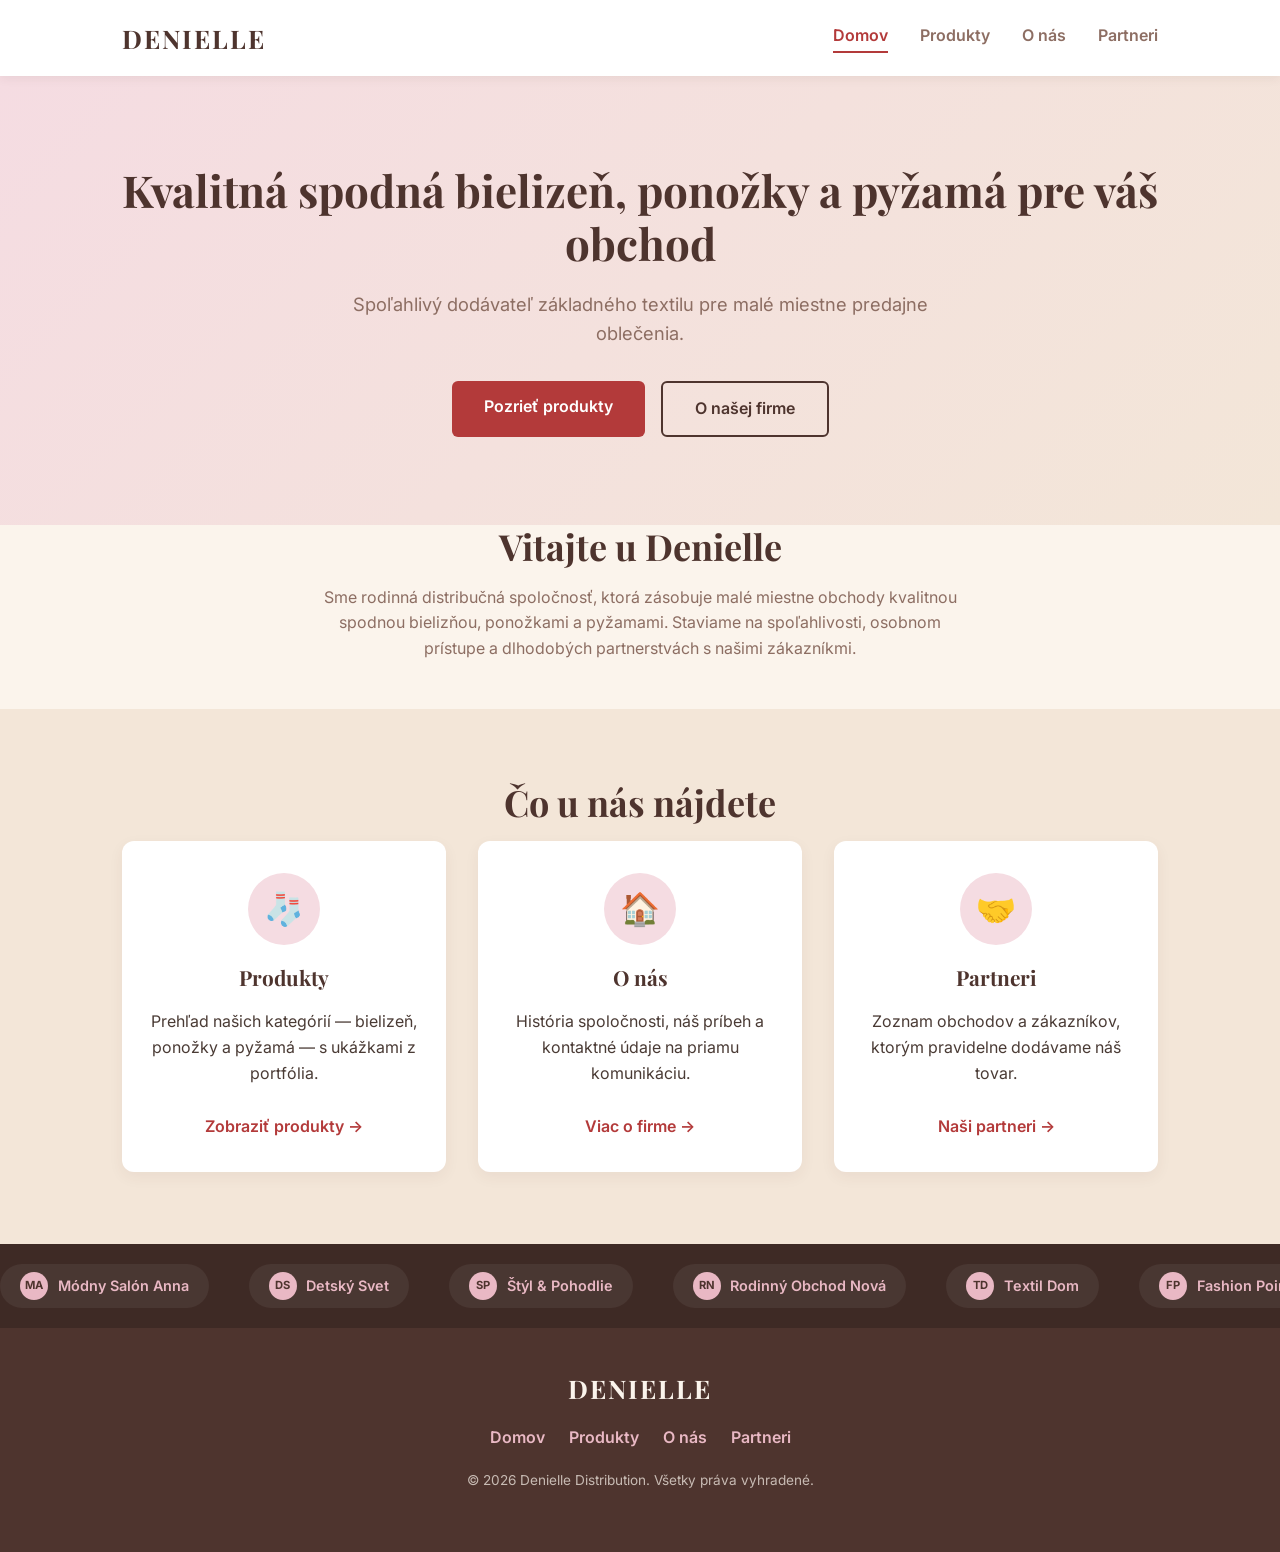
<file: index.html>
<!DOCTYPE html>
<html lang="sk">
<head>
    <meta charset="UTF-8">
    <meta name="viewport" content="width=device-width, initial-scale=1.0">
    <title>Denielle | Spodná bielizeň, ponožky a pyžamá pre obchody</title>
    <link rel="stylesheet" href="style.css">
    <link rel="preconnect" href="https://fonts.googleapis.com">
    <link rel="preconnect" href="https://fonts.gstatic.com" crossorigin>
    <link href="https://fonts.googleapis.com/css2?family=Inter:wght@400;600&family=Playfair+Display:wght@700&display=swap" rel="stylesheet">
</head>
<body>
    <header>
        <nav class="container">
            <a href="index.html" class="logo">DENIELLE</a>
            <div class="nav-links">
                <a href="index.html" class="active">Domov</a>
                <a href="produkty.html">Produkty</a>
                <a href="o-nas.html">O nás</a>
                <a href="partneri.html">Partneri</a>
            </div>
            <button class="nav-toggle" aria-label="Otvoriť menu">
                <span></span><span></span><span></span>
            </button>
        </nav>
    </header>

    <main>
        <section id="hero">
            <div class="container hero-content">
                <h1 class="reveal">Kvalitná spodná bielizeň, ponožky a pyžamá pre váš obchod</h1>
                <p class="reveal delay-1">Spoľahlivý dodávateľ základného textilu pre malé miestne predajne oblečenia.</p>
                <div class="btn-row reveal delay-2">
                    <a href="produkty.html" class="btn">Pozrieť produkty</a>
                    <a href="o-nas.html" class="btn-outline">O našej firme</a>
                </div>
            </div>
        </section>

        <section class="container">
            <h2 class="reveal">Vitajte u Denielle</h2>
            <p class="section-desc reveal">
                Sme rodinná distribučná spoločnosť, ktorá zásobuje malé miestne obchody kvalitnou
                spodnou bielizňou, ponožkami a pyžamami. Staviame na spoľahlivosti, osobnom prístupe
                a dlhodobých partnerstvách s našimi zákazníkmi.
            </p>
        </section>

        <section class="bg-alt">
            <div class="container">
                <h2 class="reveal">Čo u nás nájdete</h2>
                <div class="card-grid">
                    <div class="card reveal delay-1">
                        <div class="card-icon">🧦</div>
                        <h3>Produkty</h3>
                        <p>Prehľad našich kategórií — bielizeň, ponožky a pyžamá — s ukážkami z portfólia.</p>
                        <a href="produkty.html" class="card-link">Zobraziť produkty →</a>
                    </div>
                    <div class="card reveal delay-2">
                        <div class="card-icon">🏠</div>
                        <h3>O nás</h3>
                        <p>História spoločnosti, náš príbeh a kontaktné údaje na priamu komunikáciu.</p>
                        <a href="o-nas.html" class="card-link">Viac o firme →</a>
                    </div>
                    <div class="card reveal delay-3">
                        <div class="card-icon">🤝</div>
                        <h3>Partneri</h3>
                        <p>Zoznam obchodov a zákazníkov, ktorým pravidelne dodávame náš tovar.</p>
                        <a href="partneri.html" class="card-link">Naši partneri →</a>
                    </div>
                </div>
            </div>
        </section>
    </main>

    <footer>
        <div class="marquee">
            <div class="marquee-track">
                <div class="marquee-logo"><span class="mini-badge">MA</span>Módny Salón Anna</div>
                <div class="marquee-logo"><span class="mini-badge">DS</span>Detský Svet</div>
                <div class="marquee-logo"><span class="mini-badge">SP</span>Štýl &amp; Pohodlie</div>
                <div class="marquee-logo"><span class="mini-badge">RN</span>Rodinný Obchod Nová</div>
                <div class="marquee-logo"><span class="mini-badge">TD</span>Textil Dom</div>
                <div class="marquee-logo"><span class="mini-badge">FP</span>Fashion Point</div>
                <div class="marquee-logo"><span class="mini-badge">UK</span>U Krajčírky</div>
                <div class="marquee-logo"><span class="mini-badge">OB</span>Obchod Bela</div>
                <div class="marquee-logo"><span class="mini-badge">CS</span>Comfort Shop</div>
                <div class="marquee-logo"><span class="mini-badge">LB</span>Lokál Butik</div>
                <!-- duplicated for seamless loop -->
                <div class="marquee-logo"><span class="mini-badge">MA</span>Módny Salón Anna</div>
                <div class="marquee-logo"><span class="mini-badge">DS</span>Detský Svet</div>
                <div class="marquee-logo"><span class="mini-badge">SP</span>Štýl &amp; Pohodlie</div>
                <div class="marquee-logo"><span class="mini-badge">RN</span>Rodinný Obchod Nová</div>
                <div class="marquee-logo"><span class="mini-badge">TD</span>Textil Dom</div>
                <div class="marquee-logo"><span class="mini-badge">FP</span>Fashion Point</div>
                <div class="marquee-logo"><span class="mini-badge">UK</span>U Krajčírky</div>
                <div class="marquee-logo"><span class="mini-badge">OB</span>Obchod Bela</div>
                <div class="marquee-logo"><span class="mini-badge">CS</span>Comfort Shop</div>
                <div class="marquee-logo"><span class="mini-badge">LB</span>Lokál Butik</div>
            </div>
        </div>
        <div class="container footer-bottom">
            <a href="index.html" class="logo">DENIELLE</a>
            <nav class="footer-nav">
                <a href="index.html">Domov</a>
                <a href="produkty.html">Produkty</a>
                <a href="o-nas.html">O nás</a>
                <a href="partneri.html">Partneri</a>
            </nav>
            <p class="copyright">&copy; 2026 Denielle Distribution. Všetky práva vyhradené.</p>
        </div>
    </footer>
    <script src="script.js"></script>
</body>
</html>
</file>
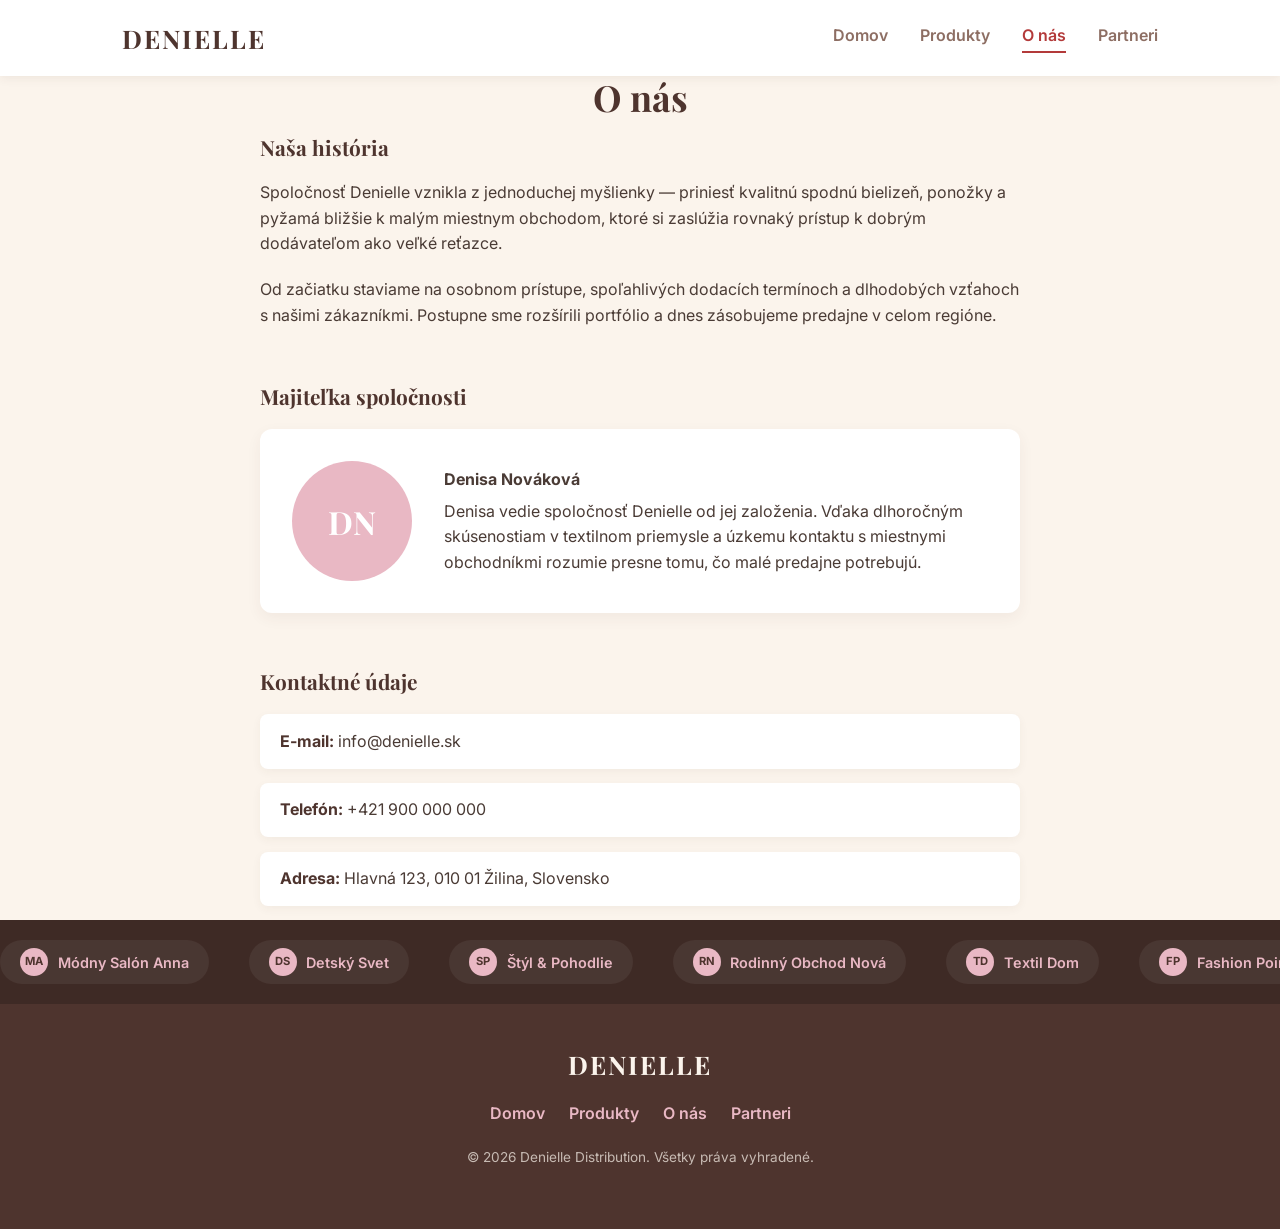
<file: o-nas.html>
<!DOCTYPE html>
<html lang="sk">
<head>
    <meta charset="UTF-8">
    <meta name="viewport" content="width=device-width, initial-scale=1.0">
    <title>O nás | Denielle</title>
    <link rel="stylesheet" href="style.css">
    <link rel="preconnect" href="https://fonts.googleapis.com">
    <link rel="preconnect" href="https://fonts.gstatic.com" crossorigin>
    <link href="https://fonts.googleapis.com/css2?family=Inter:wght@400;600&family=Playfair+Display:wght@700&display=swap" rel="stylesheet">
</head>
<body>
    <header>
        <nav class="container">
            <a href="index.html" class="logo">DENIELLE</a>
            <div class="nav-links">
                <a href="index.html">Domov</a>
                <a href="produkty.html">Produkty</a>
                <a href="o-nas.html" class="active">O nás</a>
                <a href="partneri.html">Partneri</a>
            </div>
            <button class="nav-toggle" aria-label="Otvoriť menu">
                <span></span><span></span><span></span>
            </button>
        </nav>
    </header>

    <main>
        <section class="container">
            <h2 class="reveal">O nás</h2>

            <div class="about-block reveal">
                <h3>Naša história</h3>
                <p>Spoločnosť Denielle vznikla z jednoduchej myšlienky — priniesť kvalitnú spodnú
                bielizeň, ponožky a pyžamá bližšie k malým miestnym obchodom, ktoré si zaslúžia
                rovnaký prístup k dobrým dodávateľom ako veľké reťazce.</p>
                <p>Od začiatku staviame na osobnom prístupe, spoľahlivých dodacích termínoch
                a dlhodobých vzťahoch s našimi zákazníkmi. Postupne sme rozšírili portfólio
                a dnes zásobujeme predajne v celom regióne.</p>
            </div>

            <div class="about-block reveal delay-1">
                <h3>Majiteľka spoločnosti</h3>
                <div class="owner-card">
                    <div class="owner-photo">DN</div>
                    <div>
                        <p style="margin-bottom:0.4rem;"><strong>Denisa Nováková</strong></p>
                        <p style="margin-bottom:0;">Denisa vedie spoločnosť Denielle od jej založenia.
                        Vďaka dlhoročným skúsenostiam v textilnom priemysle a úzkemu kontaktu
                        s miestnymi obchodníkmi rozumie presne tomu, čo malé predajne potrebujú.</p>
                    </div>
                </div>
            </div>

            <div class="about-block reveal delay-2">
                <h3>Kontaktné údaje</h3>
                <ul class="contact-list">
                    <li><strong>E-mail:</strong> info@denielle.sk</li>
                    <li><strong>Telefón:</strong> +421 900 000 000</li>
                    <li><strong>Adresa:</strong> Hlavná 123, 010 01 Žilina, Slovensko</li>
                </ul>
            </div>
        </section>
    </main>

    <footer>
        <div class="marquee">
            <div class="marquee-track">
                <div class="marquee-logo"><span class="mini-badge">MA</span>Módny Salón Anna</div>
                <div class="marquee-logo"><span class="mini-badge">DS</span>Detský Svet</div>
                <div class="marquee-logo"><span class="mini-badge">SP</span>Štýl &amp; Pohodlie</div>
                <div class="marquee-logo"><span class="mini-badge">RN</span>Rodinný Obchod Nová</div>
                <div class="marquee-logo"><span class="mini-badge">TD</span>Textil Dom</div>
                <div class="marquee-logo"><span class="mini-badge">FP</span>Fashion Point</div>
                <div class="marquee-logo"><span class="mini-badge">UK</span>U Krajčírky</div>
                <div class="marquee-logo"><span class="mini-badge">OB</span>Obchod Bela</div>
                <div class="marquee-logo"><span class="mini-badge">CS</span>Comfort Shop</div>
                <div class="marquee-logo"><span class="mini-badge">LB</span>Lokál Butik</div>
                <div class="marquee-logo"><span class="mini-badge">MA</span>Módny Salón Anna</div>
                <div class="marquee-logo"><span class="mini-badge">DS</span>Detský Svet</div>
                <div class="marquee-logo"><span class="mini-badge">SP</span>Štýl &amp; Pohodlie</div>
                <div class="marquee-logo"><span class="mini-badge">RN</span>Rodinný Obchod Nová</div>
                <div class="marquee-logo"><span class="mini-badge">TD</span>Textil Dom</div>
                <div class="marquee-logo"><span class="mini-badge">FP</span>Fashion Point</div>
                <div class="marquee-logo"><span class="mini-badge">UK</span>U Krajčírky</div>
                <div class="marquee-logo"><span class="mini-badge">OB</span>Obchod Bela</div>
                <div class="marquee-logo"><span class="mini-badge">CS</span>Comfort Shop</div>
                <div class="marquee-logo"><span class="mini-badge">LB</span>Lokál Butik</div>
            </div>
        </div>
        <div class="container footer-bottom">
            <a href="index.html" class="logo">DENIELLE</a>
            <nav class="footer-nav">
                <a href="index.html">Domov</a>
                <a href="produkty.html">Produkty</a>
                <a href="o-nas.html">O nás</a>
                <a href="partneri.html">Partneri</a>
            </nav>
            <p class="copyright">&copy; 2026 Denielle Distribution. Všetky práva vyhradené.</p>
        </div>
    </footer>
    <script src="script.js"></script>
</body>
</html>
</file>
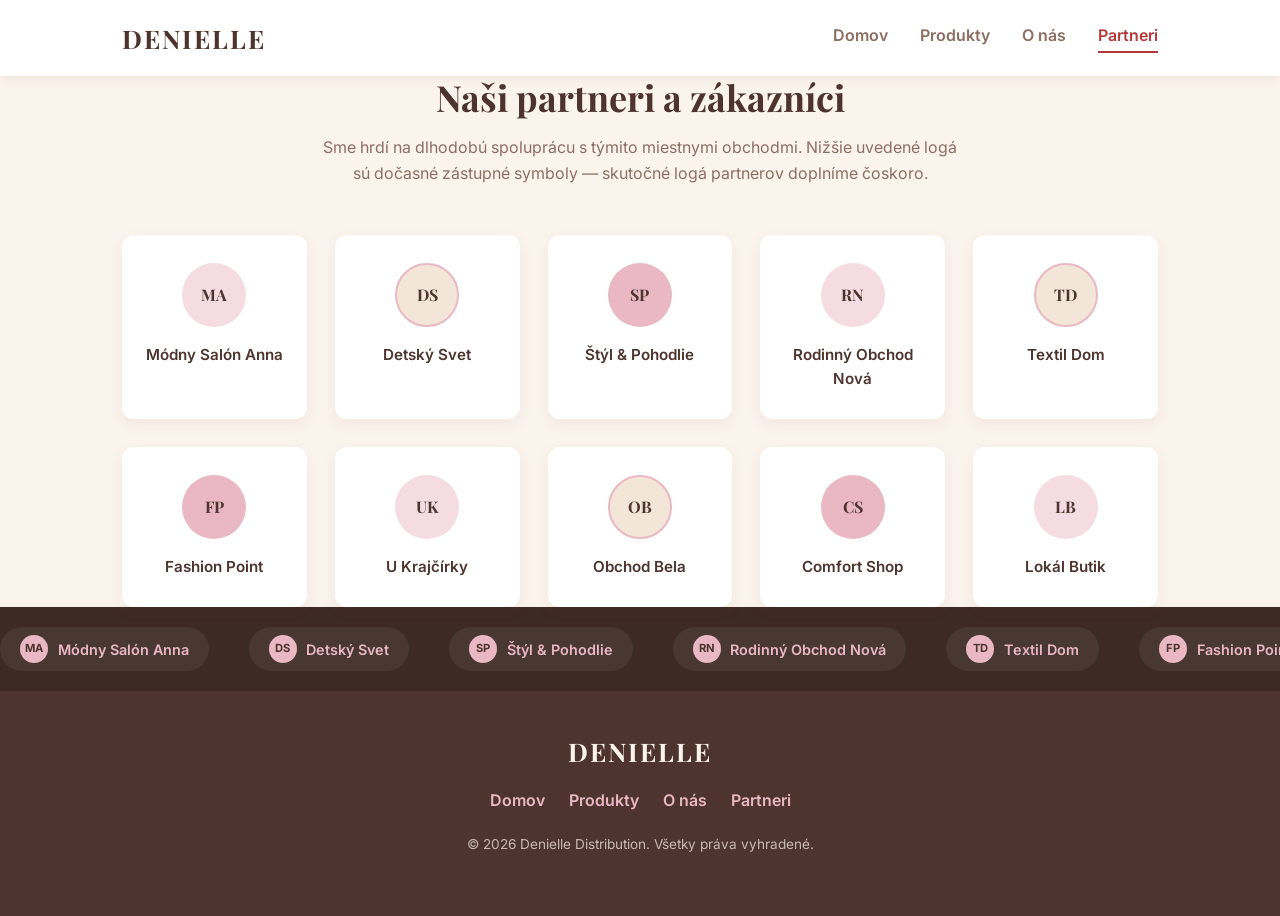
<file: partneri.html>
<!DOCTYPE html>
<html lang="sk">
<head>
    <meta charset="UTF-8">
    <meta name="viewport" content="width=device-width, initial-scale=1.0">
    <title>Partneri | Denielle</title>
    <link rel="stylesheet" href="style.css">
    <link rel="preconnect" href="https://fonts.googleapis.com">
    <link rel="preconnect" href="https://fonts.gstatic.com" crossorigin>
    <link href="https://fonts.googleapis.com/css2?family=Inter:wght@400;600&family=Playfair+Display:wght@700&display=swap" rel="stylesheet">
</head>
<body>
    <header>
        <nav class="container">
            <a href="index.html" class="logo">DENIELLE</a>
            <div class="nav-links">
                <a href="index.html">Domov</a>
                <a href="produkty.html">Produkty</a>
                <a href="o-nas.html">O nás</a>
                <a href="partneri.html" class="active">Partneri</a>
            </div>
            <button class="nav-toggle" aria-label="Otvoriť menu">
                <span></span><span></span><span></span>
            </button>
        </nav>
    </header>

    <main>
        <section class="container">
            <h2 class="reveal">Naši partneri a zákazníci</h2>
            <p class="section-desc reveal">
                Sme hrdí na dlhodobú spoluprácu s týmito miestnymi obchodmi. Nižšie uvedené logá
                sú dočasné zástupné symboly — skutočné logá partnerov doplníme čoskoro.
            </p>

            <div class="partners-grid">
                <div class="partner-card reveal delay-1">
                    <div class="partner-logo tone-a">MA</div>
                    <div class="partner-name">Módny Salón Anna</div>
                </div>
                <div class="partner-card reveal delay-2">
                    <div class="partner-logo tone-b">DS</div>
                    <div class="partner-name">Detský Svet</div>
                </div>
                <div class="partner-card reveal delay-3">
                    <div class="partner-logo tone-c">SP</div>
                    <div class="partner-name">Štýl &amp; Pohodlie</div>
                </div>
                <div class="partner-card reveal delay-1">
                    <div class="partner-logo tone-a">RN</div>
                    <div class="partner-name">Rodinný Obchod Nová</div>
                </div>
                <div class="partner-card reveal delay-2">
                    <div class="partner-logo tone-b">TD</div>
                    <div class="partner-name">Textil Dom</div>
                </div>
                <div class="partner-card reveal delay-3">
                    <div class="partner-logo tone-c">FP</div>
                    <div class="partner-name">Fashion Point</div>
                </div>
                <div class="partner-card reveal delay-1">
                    <div class="partner-logo tone-a">UK</div>
                    <div class="partner-name">U Krajčírky</div>
                </div>
                <div class="partner-card reveal delay-2">
                    <div class="partner-logo tone-b">OB</div>
                    <div class="partner-name">Obchod Bela</div>
                </div>
                <div class="partner-card reveal delay-3">
                    <div class="partner-logo tone-c">CS</div>
                    <div class="partner-name">Comfort Shop</div>
                </div>
                <div class="partner-card reveal delay-1">
                    <div class="partner-logo tone-a">LB</div>
                    <div class="partner-name">Lokál Butik</div>
                </div>
            </div>
        </section>
    </main>

    <footer>
        <div class="marquee">
            <div class="marquee-track">
                <div class="marquee-logo"><span class="mini-badge">MA</span>Módny Salón Anna</div>
                <div class="marquee-logo"><span class="mini-badge">DS</span>Detský Svet</div>
                <div class="marquee-logo"><span class="mini-badge">SP</span>Štýl &amp; Pohodlie</div>
                <div class="marquee-logo"><span class="mini-badge">RN</span>Rodinný Obchod Nová</div>
                <div class="marquee-logo"><span class="mini-badge">TD</span>Textil Dom</div>
                <div class="marquee-logo"><span class="mini-badge">FP</span>Fashion Point</div>
                <div class="marquee-logo"><span class="mini-badge">UK</span>U Krajčírky</div>
                <div class="marquee-logo"><span class="mini-badge">OB</span>Obchod Bela</div>
                <div class="marquee-logo"><span class="mini-badge">CS</span>Comfort Shop</div>
                <div class="marquee-logo"><span class="mini-badge">LB</span>Lokál Butik</div>
                <div class="marquee-logo"><span class="mini-badge">MA</span>Módny Salón Anna</div>
                <div class="marquee-logo"><span class="mini-badge">DS</span>Detský Svet</div>
                <div class="marquee-logo"><span class="mini-badge">SP</span>Štýl &amp; Pohodlie</div>
                <div class="marquee-logo"><span class="mini-badge">RN</span>Rodinný Obchod Nová</div>
                <div class="marquee-logo"><span class="mini-badge">TD</span>Textil Dom</div>
                <div class="marquee-logo"><span class="mini-badge">FP</span>Fashion Point</div>
                <div class="marquee-logo"><span class="mini-badge">UK</span>U Krajčírky</div>
                <div class="marquee-logo"><span class="mini-badge">OB</span>Obchod Bela</div>
                <div class="marquee-logo"><span class="mini-badge">CS</span>Comfort Shop</div>
                <div class="marquee-logo"><span class="mini-badge">LB</span>Lokál Butik</div>
            </div>
        </div>
        <div class="container footer-bottom">
            <a href="index.html" class="logo">DENIELLE</a>
            <nav class="footer-nav">
                <a href="index.html">Domov</a>
                <a href="produkty.html">Produkty</a>
                <a href="o-nas.html">O nás</a>
                <a href="partneri.html">Partneri</a>
            </nav>
            <p class="copyright">&copy; 2026 Denielle Distribution. Všetky práva vyhradené.</p>
        </div>
    </footer>
    <script src="script.js"></script>
</body>
</html>
</file>
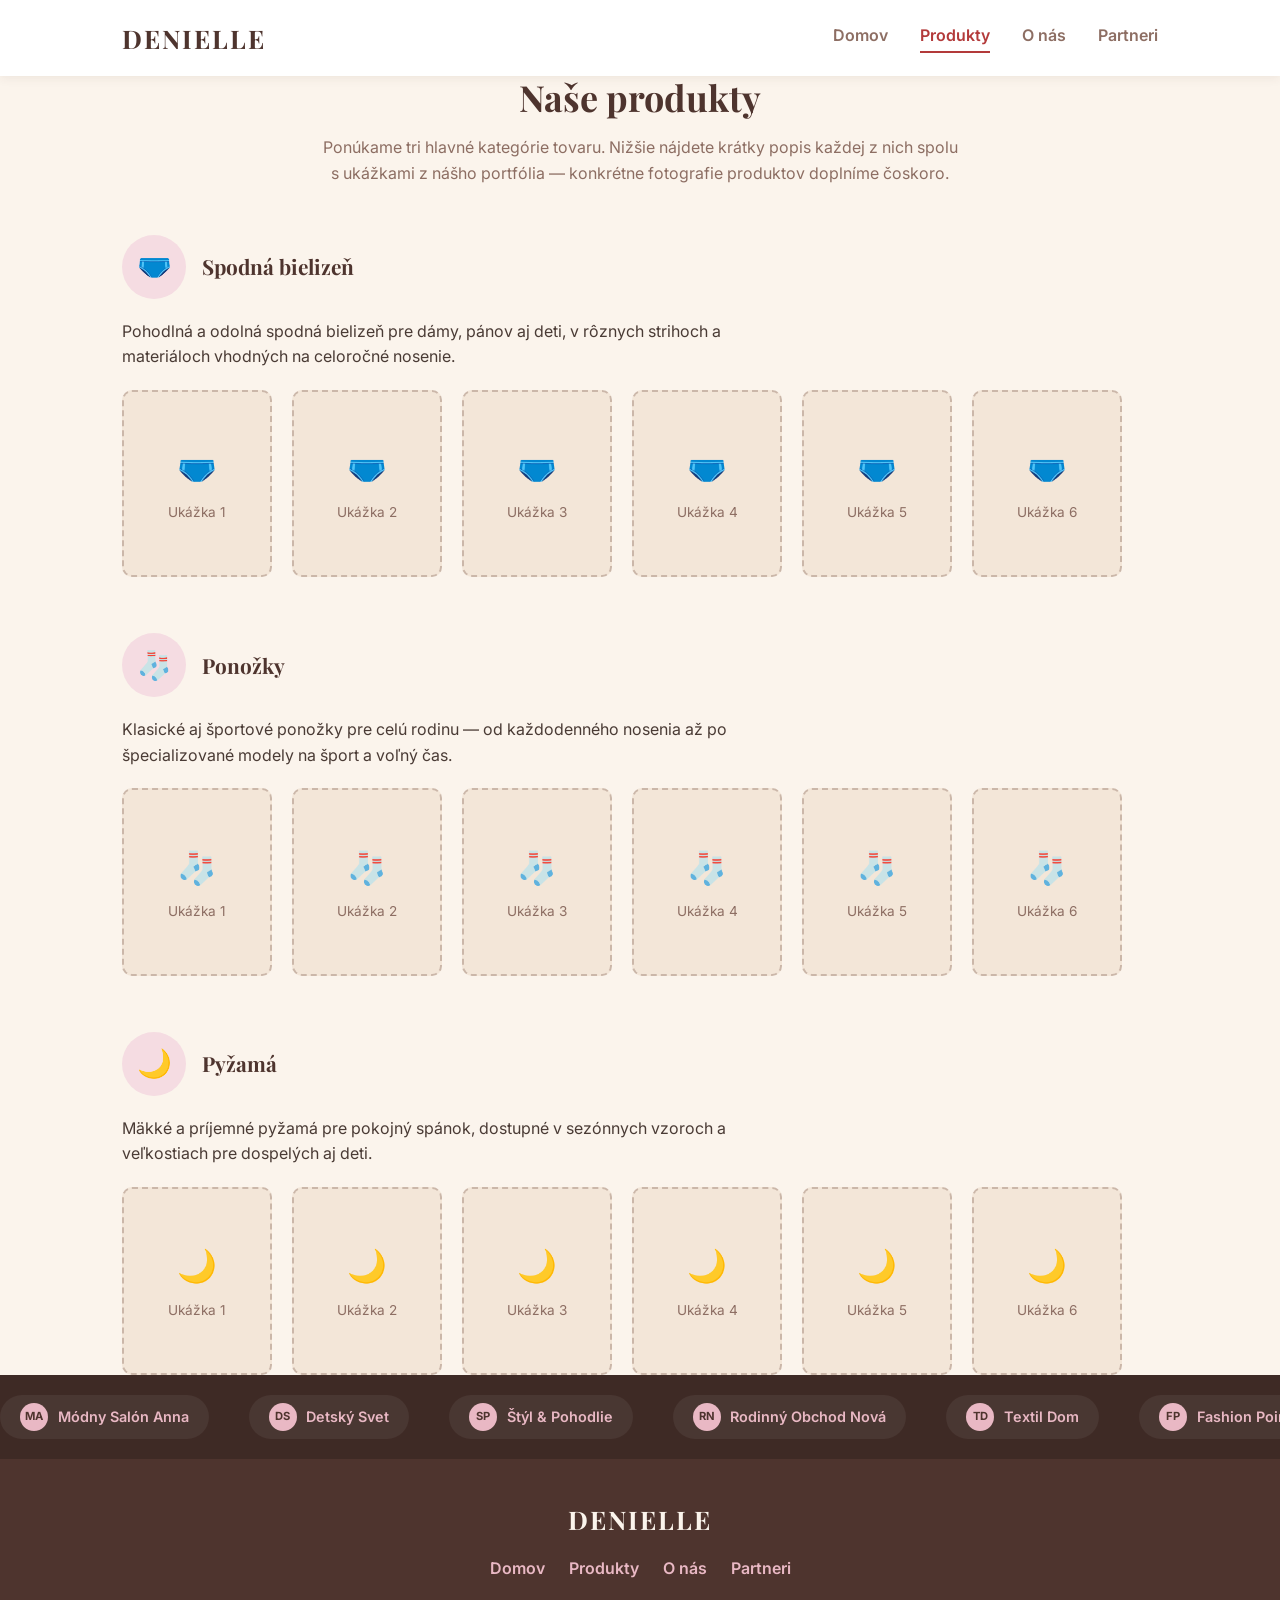
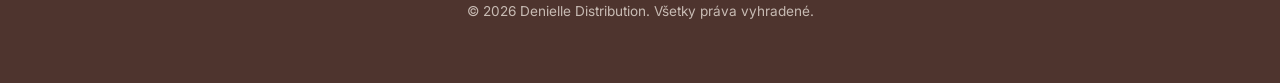
<file: produkty.html>
<!DOCTYPE html>
<html lang="sk">
<head>
    <meta charset="UTF-8">
    <meta name="viewport" content="width=device-width, initial-scale=1.0">
    <title>Produkty | Denielle</title>
    <link rel="stylesheet" href="style.css">
    <link rel="preconnect" href="https://fonts.googleapis.com">
    <link rel="preconnect" href="https://fonts.gstatic.com" crossorigin>
    <link href="https://fonts.googleapis.com/css2?family=Inter:wght@400;600&family=Playfair+Display:wght@700&display=swap" rel="stylesheet">
</head>
<body>
    <header>
        <nav class="container">
            <a href="index.html" class="logo">DENIELLE</a>
            <div class="nav-links">
                <a href="index.html">Domov</a>
                <a href="produkty.html" class="active">Produkty</a>
                <a href="o-nas.html">O nás</a>
                <a href="partneri.html">Partneri</a>
            </div>
            <button class="nav-toggle" aria-label="Otvoriť menu">
                <span></span><span></span><span></span>
            </button>
        </nav>
    </header>

    <main>
        <section class="container">
            <h2 class="reveal">Naše produkty</h2>
            <p class="section-desc reveal">
                Ponúkame tri hlavné kategórie tovaru. Nižšie nájdete krátky popis každej z nich
                spolu s ukážkami z nášho portfólia — konkrétne fotografie produktov doplníme čoskoro.
            </p>

            <div class="category reveal">
                <div class="category-intro">
                    <div class="card-icon">🩲</div>
                    <h3>Spodná bielizeň</h3>
                </div>
                <div class="category-body">
                    <p>Pohodlná a odolná spodná bielizeň pre dámy, pánov aj deti, v rôznych strihoch
                    a materiáloch vhodných na celoročné nosenie.</p>
                    <div class="gallery">
                        <div class="gallery-tile"><span class="icon">🩲</span>Ukážka 1</div>
                        <div class="gallery-tile"><span class="icon">🩲</span>Ukážka 2</div>
                        <div class="gallery-tile"><span class="icon">🩲</span>Ukážka 3</div>
                        <div class="gallery-tile"><span class="icon">🩲</span>Ukážka 4</div>
                        <div class="gallery-tile"><span class="icon">🩲</span>Ukážka 5</div>
                        <div class="gallery-tile"><span class="icon">🩲</span>Ukážka 6</div>
                    </div>
                </div>
            </div>

            <div class="category reveal delay-1">
                <div class="category-intro">
                    <div class="card-icon">🧦</div>
                    <h3>Ponožky</h3>
                </div>
                <div class="category-body">
                    <p>Klasické aj športové ponožky pre celú rodinu — od každodenného nosenia
                    až po špecializované modely na šport a voľný čas.</p>
                    <div class="gallery">
                        <div class="gallery-tile"><span class="icon">🧦</span>Ukážka 1</div>
                        <div class="gallery-tile"><span class="icon">🧦</span>Ukážka 2</div>
                        <div class="gallery-tile"><span class="icon">🧦</span>Ukážka 3</div>
                        <div class="gallery-tile"><span class="icon">🧦</span>Ukážka 4</div>
                        <div class="gallery-tile"><span class="icon">🧦</span>Ukážka 5</div>
                        <div class="gallery-tile"><span class="icon">🧦</span>Ukážka 6</div>
                    </div>
                </div>
            </div>

            <div class="category reveal delay-2">
                <div class="category-intro">
                    <div class="card-icon">🌙</div>
                    <h3>Pyžamá</h3>
                </div>
                <div class="category-body">
                    <p>Mäkké a príjemné pyžamá pre pokojný spánok, dostupné v sezónnych vzoroch
                    a veľkostiach pre dospelých aj deti.</p>
                    <div class="gallery">
                        <div class="gallery-tile"><span class="icon">🌙</span>Ukážka 1</div>
                        <div class="gallery-tile"><span class="icon">🌙</span>Ukážka 2</div>
                        <div class="gallery-tile"><span class="icon">🌙</span>Ukážka 3</div>
                        <div class="gallery-tile"><span class="icon">🌙</span>Ukážka 4</div>
                        <div class="gallery-tile"><span class="icon">🌙</span>Ukážka 5</div>
                        <div class="gallery-tile"><span class="icon">🌙</span>Ukážka 6</div>
                    </div>
                </div>
            </div>
        </section>
    </main>

    <footer>
        <div class="marquee">
            <div class="marquee-track">
                <div class="marquee-logo"><span class="mini-badge">MA</span>Módny Salón Anna</div>
                <div class="marquee-logo"><span class="mini-badge">DS</span>Detský Svet</div>
                <div class="marquee-logo"><span class="mini-badge">SP</span>Štýl &amp; Pohodlie</div>
                <div class="marquee-logo"><span class="mini-badge">RN</span>Rodinný Obchod Nová</div>
                <div class="marquee-logo"><span class="mini-badge">TD</span>Textil Dom</div>
                <div class="marquee-logo"><span class="mini-badge">FP</span>Fashion Point</div>
                <div class="marquee-logo"><span class="mini-badge">UK</span>U Krajčírky</div>
                <div class="marquee-logo"><span class="mini-badge">OB</span>Obchod Bela</div>
                <div class="marquee-logo"><span class="mini-badge">CS</span>Comfort Shop</div>
                <div class="marquee-logo"><span class="mini-badge">LB</span>Lokál Butik</div>
                <div class="marquee-logo"><span class="mini-badge">MA</span>Módny Salón Anna</div>
                <div class="marquee-logo"><span class="mini-badge">DS</span>Detský Svet</div>
                <div class="marquee-logo"><span class="mini-badge">SP</span>Štýl &amp; Pohodlie</div>
                <div class="marquee-logo"><span class="mini-badge">RN</span>Rodinný Obchod Nová</div>
                <div class="marquee-logo"><span class="mini-badge">TD</span>Textil Dom</div>
                <div class="marquee-logo"><span class="mini-badge">FP</span>Fashion Point</div>
                <div class="marquee-logo"><span class="mini-badge">UK</span>U Krajčírky</div>
                <div class="marquee-logo"><span class="mini-badge">OB</span>Obchod Bela</div>
                <div class="marquee-logo"><span class="mini-badge">CS</span>Comfort Shop</div>
                <div class="marquee-logo"><span class="mini-badge">LB</span>Lokál Butik</div>
            </div>
        </div>
        <div class="container footer-bottom">
            <a href="index.html" class="logo">DENIELLE</a>
            <nav class="footer-nav">
                <a href="index.html">Domov</a>
                <a href="produkty.html">Produkty</a>
                <a href="o-nas.html">O nás</a>
                <a href="partneri.html">Partneri</a>
            </nav>
            <p class="copyright">&copy; 2026 Denielle Distribution. Všetky práva vyhradené.</p>
        </div>
    </footer>
    <script src="script.js"></script>
</body>
</html>
</file>
<file: style.css>
/* ============ Base ============ */
:root {
    --cream: #fbf4ec;          /* main background */
    --cream-alt: #f3e6d8;      /* alternating section background */
    --pink-soft: #f5dce2;      /* soft pink accent background */
    --pink-mid: #e9b8c4;       /* stronger pink accent */
    --brown-dark: #4e342e;     /* headings, nav */
    --brown-mid: #8d6e63;      /* secondary text, borders */
    --brown-light: #cbb7a9;    /* light borders / dashed placeholders */
    --red-accent: #b33a3a;     /* buttons, highlights */
    --red-accent-dark: #8f2d2d;
    --text: #4a3b35;           /* body text */
    --white: #ffffff;
}

* {
    margin: 0;
    padding: 0;
    box-sizing: border-box;
}

body {
    font-family: 'Inter', sans-serif;
    line-height: 1.6;
    color: var(--text);
    background-color: var(--cream);
}

.container {
    max-width: 1100px;
    margin: 0 auto;
    padding: 0 2rem;
}

h1, h2, h3 {
    font-family: 'Playfair Display', serif;
    line-height: 1.2;
    margin-bottom: 1.25rem;
    color: var(--brown-dark);
}

h1 { font-size: 2.75rem; }

h2 {
    font-size: 2.25rem;
    text-align: center;
    margin-bottom: 1rem;
}

h3 { font-size: 1.3rem; }

p { margin-bottom: 1.25rem; }

a {
    text-decoration: none;
    color: inherit;
    transition: 0.25s;
}

ul { list-style: none; }

section {
    padding: 4.5rem 0;
}

.section-desc {
    text-align: center;
    color: var(--brown-mid);
    max-width: 640px;
    margin: 0 auto 3rem;
}

.bg-alt { background-color: var(--cream-alt); }
.bg-pink { background-color: var(--pink-soft); }

/* ============ Buttons ============ */
.btn {
    display: inline-block;
    padding: 0.85rem 2rem;
    background-color: var(--red-accent);
    color: var(--white);
    border-radius: 6px;
    font-weight: 600;
    border: none;
    cursor: pointer;
}

.btn:hover {
    background-color: var(--red-accent-dark);
    transform: translateY(-2px);
}

.btn-outline {
    display: inline-block;
    padding: 0.85rem 2rem;
    background-color: transparent;
    color: var(--brown-dark);
    border: 2px solid var(--brown-dark);
    border-radius: 6px;
    font-weight: 600;
}

.btn-outline:hover {
    background-color: var(--pink-soft);
    transform: translateY(-2px);
}

.btn-row {
    display: flex;
    gap: 1rem;
    justify-content: center;
    flex-wrap: wrap;
}

/* ============ Header / Nav ============ */
header {
    background: var(--white);
    box-shadow: 0 2px 10px rgba(78, 52, 46, 0.08);
    position: sticky;
    top: 0;
    z-index: 1000;
}

nav.container {
    display: flex;
    align-items: center;
    justify-content: space-between;
    padding-top: 1.1rem;
    padding-bottom: 1.1rem;
}

.logo {
    font-family: 'Playfair Display', serif;
    font-size: 1.6rem;
    font-weight: 700;
    letter-spacing: 2px;
    color: var(--brown-dark);
}

.nav-links {
    display: flex;
    gap: 2rem;
}

.nav-links a {
    font-weight: 600;
    color: var(--brown-mid);
    padding-bottom: 2px;
    border-bottom: 2px solid transparent;
}

.nav-links a:hover,
.nav-links a.active {
    color: var(--red-accent);
    border-bottom-color: var(--red-accent);
}

.nav-toggle {
    display: none;
    flex-direction: column;
    gap: 5px;
    background: none;
    border: none;
    cursor: pointer;
    padding: 0.5rem;
}

.nav-toggle span {
    width: 26px;
    height: 3px;
    background: var(--brown-dark);
    border-radius: 2px;
}

/* ============ Hero (home page) ============ */
#hero {
    padding: 5.5rem 0;
    background: linear-gradient(135deg, var(--pink-soft), var(--cream-alt));
    text-align: center;
}

.hero-content p {
    font-size: 1.15rem;
    max-width: 600px;
    margin: 0 auto 2rem;
    color: var(--brown-mid);
}

/* ============ Generic Card Grid (quick links, categories) ============ */
.card-grid {
    display: grid;
    grid-template-columns: repeat(auto-fit, minmax(260px, 1fr));
    gap: 2rem;
}

.card {
    background: var(--white);
    padding: 2rem 1.75rem;
    border-radius: 12px;
    box-shadow: 0 5px 15px rgba(78, 52, 46, 0.06);
    text-align: center;
    transition: transform 0.3s ease, box-shadow 0.3s ease;
}

.card:hover {
    transform: translateY(-6px);
    box-shadow: 0 15px 30px rgba(78, 52, 46, 0.12);
}

.card-icon {
    width: 72px;
    height: 72px;
    margin: 0 auto 1.25rem;
    border-radius: 50%;
    background: var(--pink-soft);
    display: flex;
    align-items: center;
    justify-content: center;
    font-size: 2rem;
}

.card-link {
    display: inline-block;
    margin-top: 0.5rem;
    font-weight: 600;
    color: var(--red-accent);
}

.card-link:hover { color: var(--red-accent-dark); }

/* ============ Product Categories ============ */
.category {
    margin-bottom: 3.5rem;
}

.category:last-child { margin-bottom: 0; }

.category-intro {
    display: flex;
    align-items: center;
    gap: 1rem;
    text-align: left;
    margin-bottom: 1.25rem;
}

.category-intro .card-icon {
    width: 64px;
    height: 64px;
    font-size: 1.75rem;
    margin: 0;
    flex-shrink: 0;
}

.category-intro h3 {
    margin-bottom: 0;
}

.category-body p {
    max-width: 640px;
}

.gallery {
    display: grid;
    grid-template-columns: repeat(auto-fill, 150px);
    justify-content: start;
    gap: 1.25rem;
}

.gallery-tile {
    width: 150px;
    aspect-ratio: 4 / 5;
    border: 2px dashed var(--brown-light);
    border-radius: 10px;
    background: var(--cream-alt);
    display: flex;
    flex-direction: column;
    align-items: center;
    justify-content: center;
    gap: 0.5rem;
    color: var(--brown-mid);
    font-size: 0.85rem;
}

.gallery-tile span.icon {
    font-size: 2rem;
}

/* ============ About page ============ */
.about-block {
    max-width: 760px;
    margin: 0 auto 3.5rem;
}

.about-block:last-child { margin-bottom: 0; }

.owner-card {
    display: flex;
    gap: 2rem;
    align-items: center;
    background: var(--white);
    padding: 2rem;
    border-radius: 12px;
    box-shadow: 0 5px 15px rgba(78, 52, 46, 0.06);
}

.owner-photo {
    flex-shrink: 0;
    width: 120px;
    height: 120px;
    border-radius: 50%;
    background: var(--pink-mid);
    color: var(--white);
    display: flex;
    align-items: center;
    justify-content: center;
    font-family: 'Playfair Display', serif;
    font-size: 2rem;
    font-weight: 700;
}

.contact-list li {
    padding: 0.9rem 1.25rem;
    background: var(--white);
    border-radius: 8px;
    margin-bottom: 0.9rem;
    box-shadow: 0 3px 10px rgba(78, 52, 46, 0.05);
}

.contact-list strong { color: var(--brown-dark); }

/* ============ Partners grid ============ */
.partners-grid {
    display: grid;
    grid-template-columns: repeat(auto-fit, minmax(180px, 1fr));
    gap: 1.75rem;
}

.partner-card {
    background: var(--white);
    border-radius: 12px;
    padding: 1.75rem 1rem;
    text-align: center;
    box-shadow: 0 5px 15px rgba(78, 52, 46, 0.06);
    transition: transform 0.3s ease, box-shadow 0.3s ease;
}

.partner-card:hover {
    transform: translateY(-5px);
    box-shadow: 0 12px 24px rgba(78, 52, 46, 0.1);
}

.partner-logo {
    width: 64px;
    height: 64px;
    margin: 0 auto 1rem;
    border-radius: 50%;
    display: flex;
    align-items: center;
    justify-content: center;
    font-weight: 700;
    color: var(--brown-dark);
    font-family: 'Playfair Display', serif;
}

.partner-logo.tone-a { background: var(--pink-soft); }
.partner-logo.tone-b { background: var(--cream-alt); border: 2px solid var(--pink-mid); }
.partner-logo.tone-c { background: var(--pink-mid); }

.partner-name {
    font-weight: 600;
    color: var(--brown-dark);
    font-size: 0.95rem;
}

/* ============ Footer + logo marquee ============ */
footer {
    background: var(--brown-dark);
    color: var(--cream);
}

.marquee {
    overflow: hidden;
    background: #3e2a25;
    padding: 1.25rem 0;
}

.marquee-track {
    display: flex;
    width: max-content;
    gap: 2.5rem;
    animation: scroll-marquee 32s linear infinite;
}

.marquee:hover .marquee-track {
    animation-play-state: paused;
}

.marquee-logo {
    display: flex;
    align-items: center;
    gap: 0.6rem;
    padding: 0.5rem 1.25rem;
    background: rgba(255, 255, 255, 0.06);
    border-radius: 50px;
    white-space: nowrap;
    color: var(--pink-mid);
    font-weight: 600;
    font-size: 0.9rem;
}

.marquee-logo .mini-badge {
    width: 28px;
    height: 28px;
    border-radius: 50%;
    background: var(--pink-mid);
    color: var(--brown-dark);
    display: flex;
    align-items: center;
    justify-content: center;
    font-size: 0.7rem;
    font-weight: 700;
    flex-shrink: 0;
}

@keyframes scroll-marquee {
    from { transform: translateX(0); }
    to { transform: translateX(-50%); }
}

.footer-bottom {
    padding: 2.5rem 0;
    text-align: center;
}

.footer-bottom .logo {
    color: var(--cream);
    margin-bottom: 1rem;
    display: inline-block;
}

.footer-nav {
    display: flex;
    justify-content: center;
    gap: 1.5rem;
    margin-bottom: 1.25rem;
    flex-wrap: wrap;
}

.footer-nav a {
    color: var(--pink-mid);
    font-weight: 600;
}

.footer-nav a:hover { color: var(--white); }

.footer-bottom p.copyright {
    font-size: 0.85rem;
    opacity: 0.7;
}

/* ============ Scroll reveal ============ */
.reveal {
    opacity: 0;
    transform: translateY(30px);
    transition: opacity 0.6s ease, transform 0.6s ease;
}

.reveal.visible {
    opacity: 1;
    transform: translate(0, 0);
}

.delay-1 { transition-delay: 0.1s; }
.delay-2 { transition-delay: 0.2s; }
.delay-3 { transition-delay: 0.3s; }

@media (prefers-reduced-motion: reduce) {
    .reveal {
        opacity: 1;
        transform: none;
        transition: none;
    }
    .marquee-track {
        animation: none;
    }
}

/* ============ Responsive ============ */
@media (max-width: 768px) {
    .nav-links {
        position: absolute;
        top: 100%;
        left: 0;
        right: 0;
        background: var(--white);
        flex-direction: column;
        padding: 1rem 2rem 1.5rem;
        gap: 1rem;
        box-shadow: 0 10px 15px rgba(78, 52, 46, 0.08);
        display: none;
    }

    .nav-links.open { display: flex; }

    .nav-toggle { display: flex; }

    h1 { font-size: 2.1rem; }
    h2 { font-size: 1.8rem; }

    .category-intro {
        justify-content: center;
    }

    .gallery {
        justify-content: center;
    }

    .owner-card {
        flex-direction: column;
        text-align: center;
    }
}
</file>
